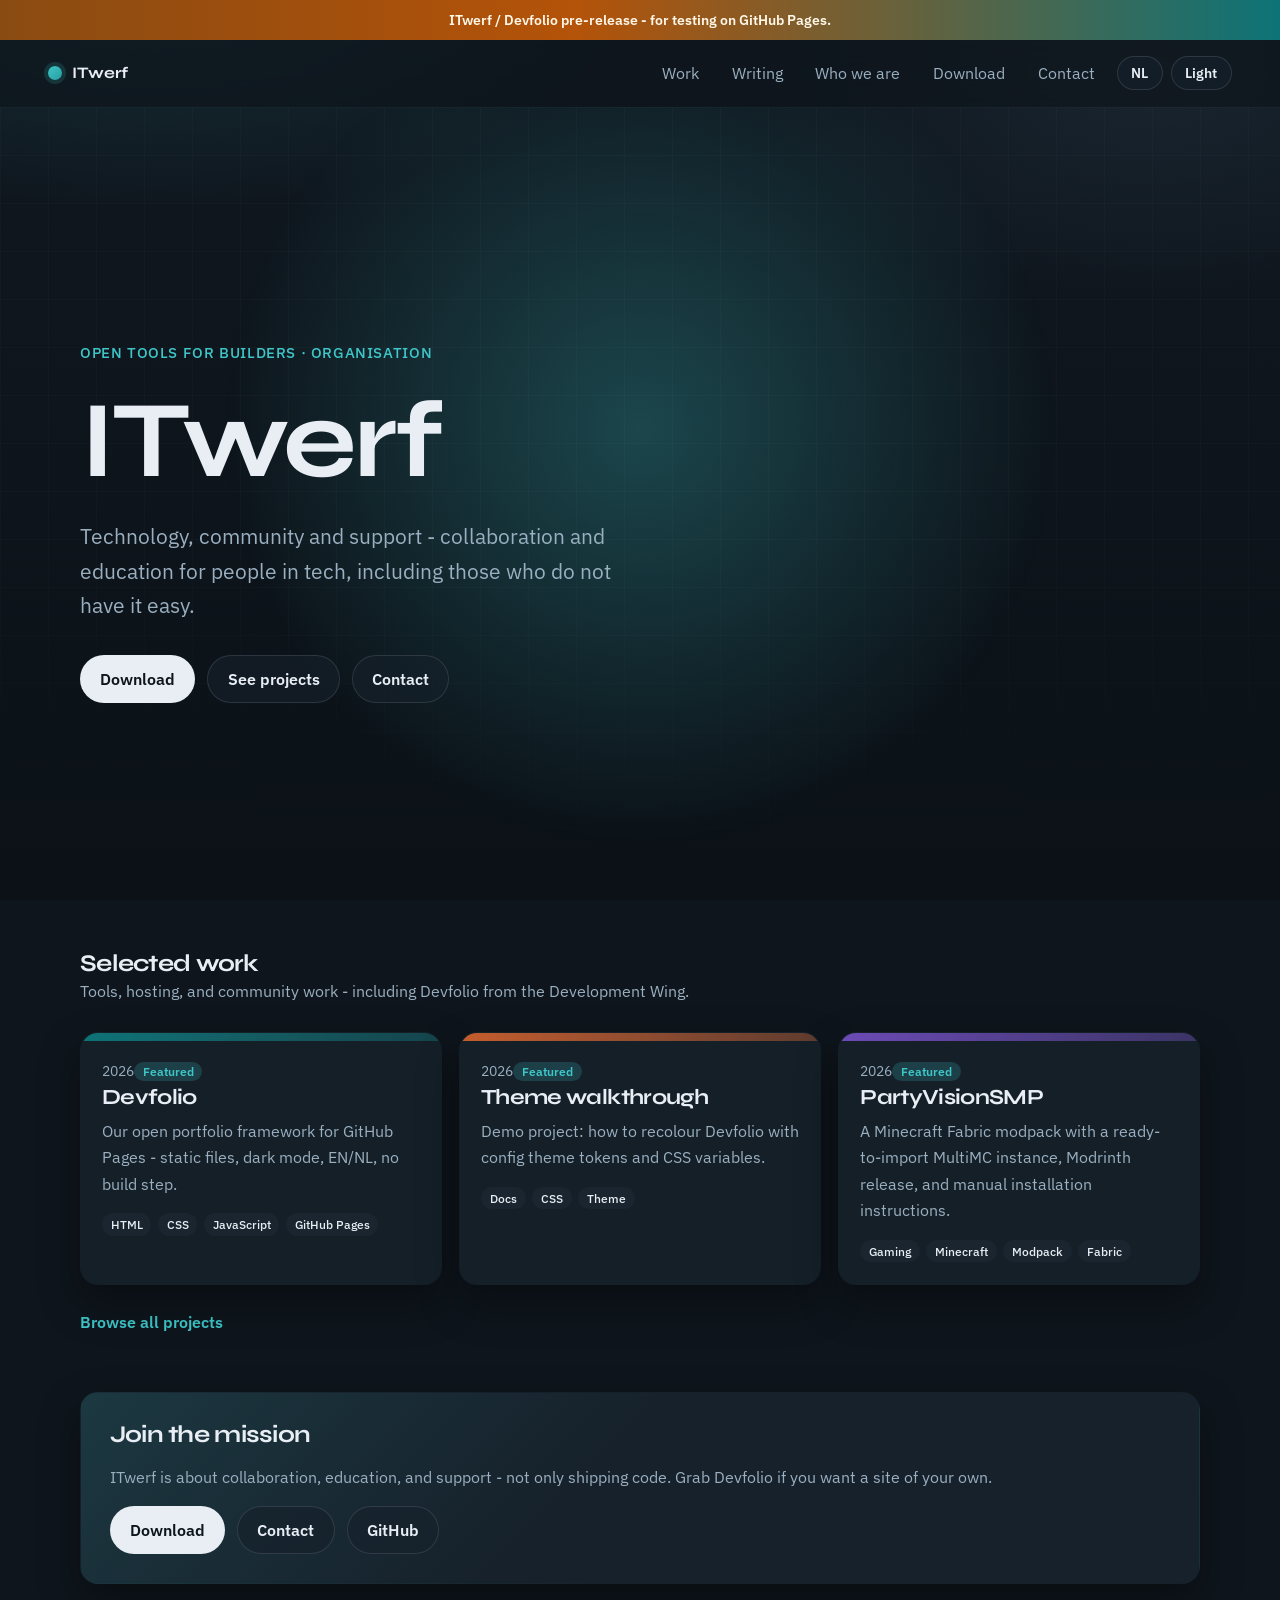
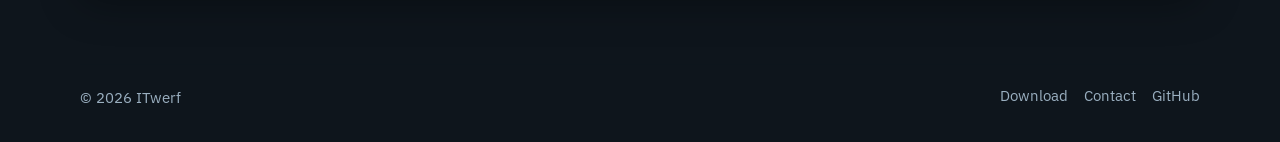
<file: index.html>
﻿<!doctype html>
<html lang="en">
  <head>
    <meta charset="UTF-8" />
    <meta name="viewport" content="width=device-width, initial-scale=1.0" />
    <meta name="description" content="ITwerf Devfolio - motion portfolio for GitHub Pages." />
    <title>ITwerf</title>
    <link rel="icon" type="image/svg+xml" href="favicon.svg" />
    <link rel="stylesheet" href="assets/css/site.css" />
    <script>
      (function () {
        try {
          var t = localStorage.getItem("devfolio-theme");
          document.documentElement.setAttribute(
            "data-theme",
            t === "light" ? "light" : "dark"
          );
        } catch (e) {
          document.documentElement.setAttribute("data-theme", "dark");
        }
      })();
    </script>
  </head>
  <body>
    <div class="atmosphere" aria-hidden="true"></div>
    <div class="prerelease-banner" data-banner>Pre-release BUILD</div>
    <header class="site-header">
      <a class="brand" href="index.html">
        <span class="brand-mark" aria-hidden="true"></span>
        <span data-site-name>ITwerf</span>
      </a>
      <div class="header-actions" data-chrome-header></div>
    </header>

    <main class="shell-main">
      <section class="hero">
        <div class="hero-spotlight" aria-hidden="true"></div>
        <div class="hero-grid" aria-hidden="true"></div>
        <p class="hero-kicker">
          <span data-site-title>Organisation</span>
          <span> · </span>
          <span data-site-location>Open source</span>
        </p>
        <h1 class="hero-brand" data-site-name>ITwerf</h1>
        <p class="hero-tagline" data-site-tagline>
          Practical open tools for developers — including Devfolio.
        </p>
        <div class="hero-actions">
          <a
            class="btn btn-primary"
            href="download.html"
            data-i18n="homeDownload"
            data-feature-downloads
            >Download</a
          >
          <a class="btn btn-ghost" href="projects.html" data-i18n="homeSeeDemo">See projects</a>
          <a class="btn btn-ghost" href="contact.html" data-i18n="navContact">Contact</a>
        </div>
      </section>

      <section class="section">
        <div class="section-head reveal">
          <h2 data-i18n="homeSelectedWork">Selected work</h2>
          <p data-i18n="homeSelectedWorkLead">
            Things we build and ship — including Devfolio itself.
          </p>
        </div>
        <div class="project-grid stagger" data-featured></div>
        <p class="reveal" style="margin-top: 1.5rem">
          <a class="text-link" href="projects.html" data-i18n="homeBrowseProjects"
            >Browse all projects</a
          >
        </p>
      </section>

      <section class="section">
        <div class="about-panel reveal">
          <h2 data-i18n="homeUseTitle">Make it yours</h2>
          <p data-i18n="homeUseBody">
            Fork or download Devfolio, edit config and content, push to GitHub Pages.
          </p>
          <div class="hero-actions">
            <a
              class="btn btn-primary"
              href="download.html"
              data-i18n="homeDownload"
              data-feature-downloads
              >Download</a
            >
            <a class="btn btn-ghost" href="contact.html" data-i18n="navContact">Contact</a>
            <a
              class="btn btn-ghost"
              data-github
              href="https://github.com/itwerf/devfolio"
              target="_blank"
              rel="noreferrer"
              data-i18n="footerGithub"
              >GitHub</a
            >
          </div>
        </div>
      </section>
    </main>

    <footer class="site-footer">
      <p>© <span data-year></span> <span data-site-name>ITwerf</span></p>
      <div class="footer-links">
        <a href="download.html" data-i18n="footerDownload" data-feature-downloads>Download</a>
        <a href="contact.html" data-i18n="navContact">Contact</a>
        <a
          data-github
          href="https://github.com/itwerf"
          target="_blank"
          rel="noreferrer"
          data-i18n="footerGithub"
          >GitHub</a
        >
      </div>
    </footer>

    <script src="assets/js/site.js"></script>
    <script src="assets/js/home.js"></script>
  </body>
</html>
</file>
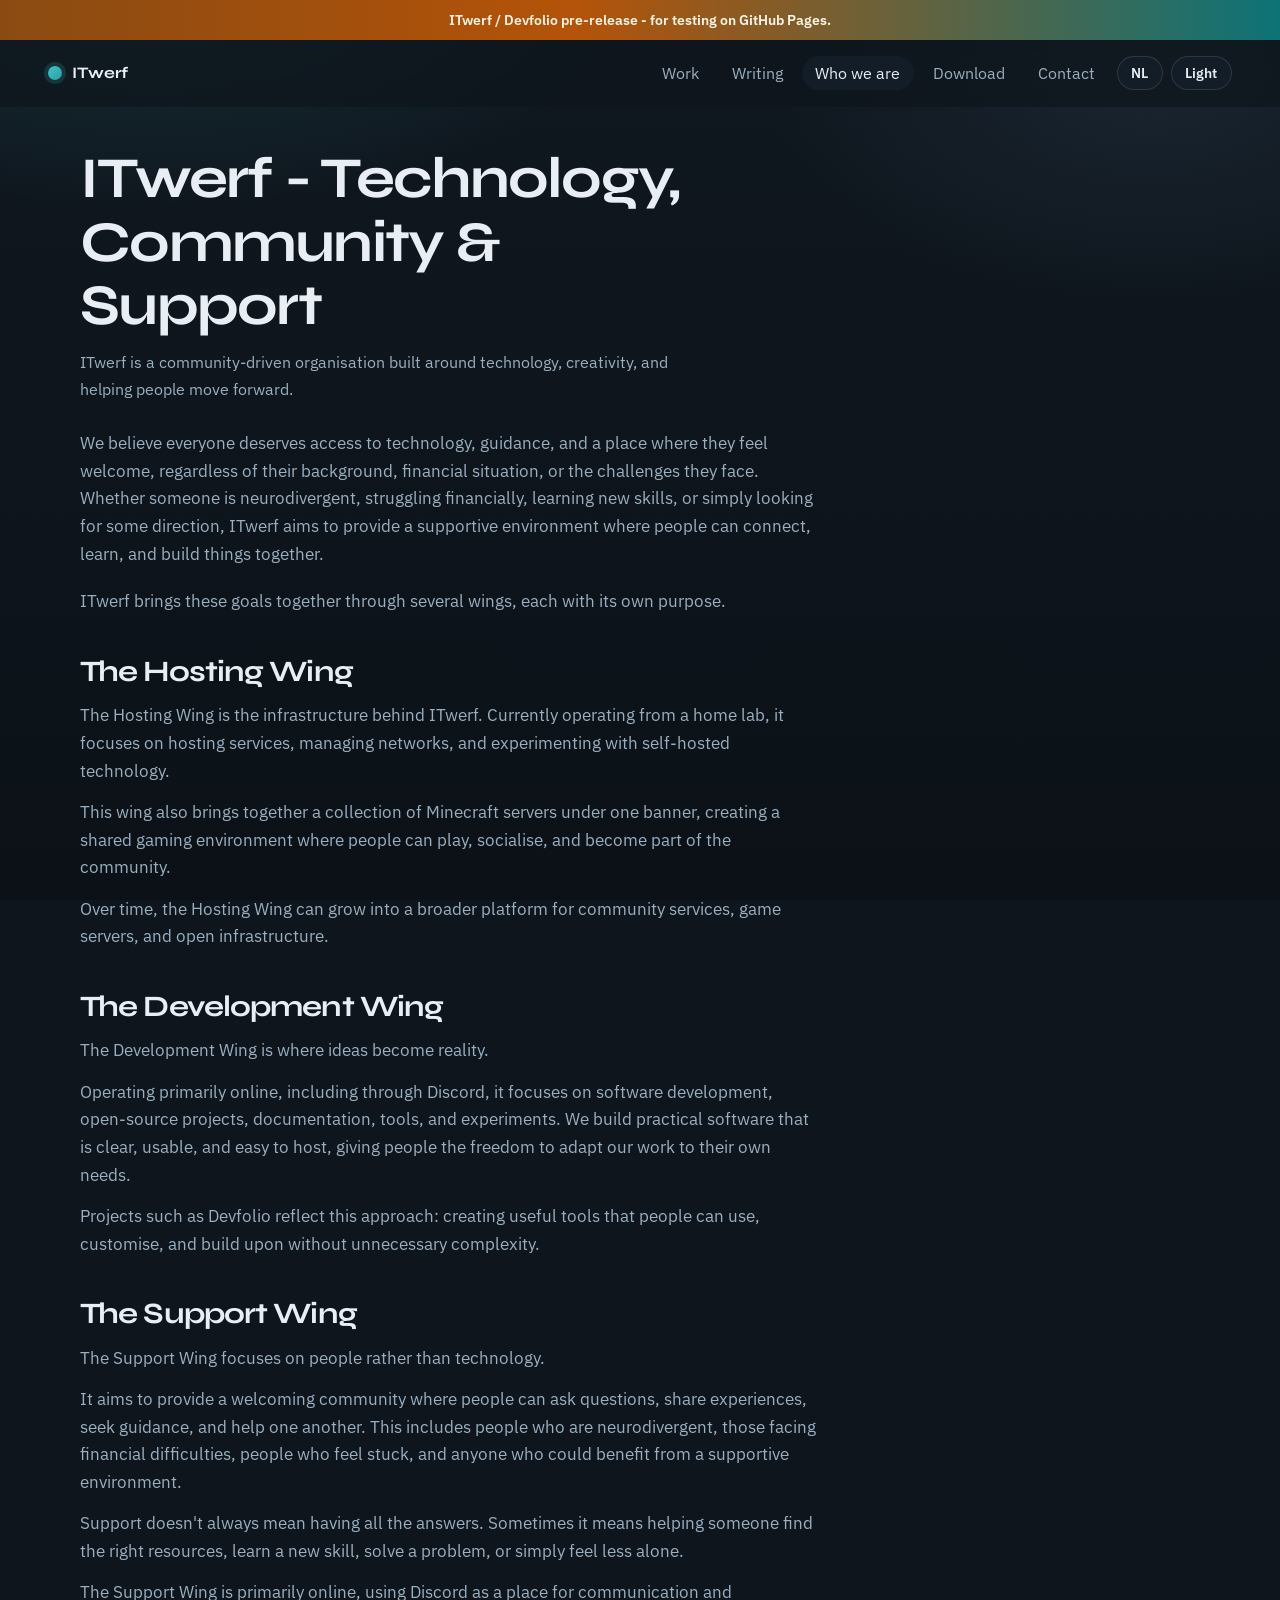
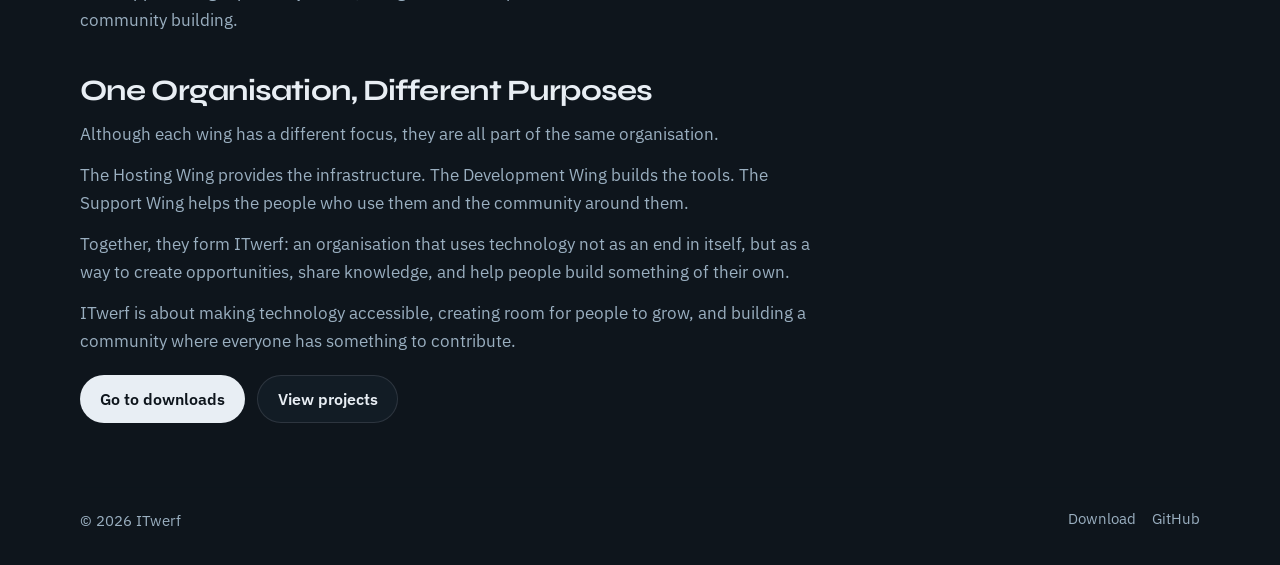
<file: about.html>
<!doctype html>
<html lang="en">
  <head>
    <meta charset="UTF-8" />
    <meta name="viewport" content="width=device-width, initial-scale=1.0" />
    <title>Who we are · ITwerf</title>
    <link rel="icon" type="image/svg+xml" href="favicon.svg" />
    <link rel="stylesheet" href="assets/css/site.css" />
    <script>
      (function () {
        try {
          var t = localStorage.getItem("devfolio-theme");
          document.documentElement.setAttribute(
            "data-theme",
            t === "light" ? "light" : "dark"
          );
        } catch (e) {
          document.documentElement.setAttribute("data-theme", "dark");
        }
      })();
    </script>
  </head>
  <body>
    <div class="atmosphere" aria-hidden="true"></div>
    <div class="prerelease-banner" data-banner>Pre-release BUILD</div>
    <header class="site-header">
      <a class="brand" href="index.html">
        <span class="brand-mark" aria-hidden="true"></span>
        <span data-site-name>ITwerf</span>
      </a>
      <div class="header-actions" data-chrome-header></div>
    </header>

    <main class="shell-main page" data-about>
      <p data-i18n="loadingPost">Loading...</p>
    </main>

    <footer class="site-footer">
      <p>© <span data-year></span> <span data-site-name>ITwerf</span></p>
      <div class="footer-links">
        <a href="download.html" data-i18n="footerDownload">Download</a>
        <a
          data-github
          href="https://github.com/itwerf"
          target="_blank"
          rel="noreferrer"
          data-i18n="footerGithub"
          >GitHub</a
        >
      </div>
    </footer>

    <script src="assets/js/site.js"></script>
    <script src="assets/js/about.js"></script>
  </body>
</html>
</file>
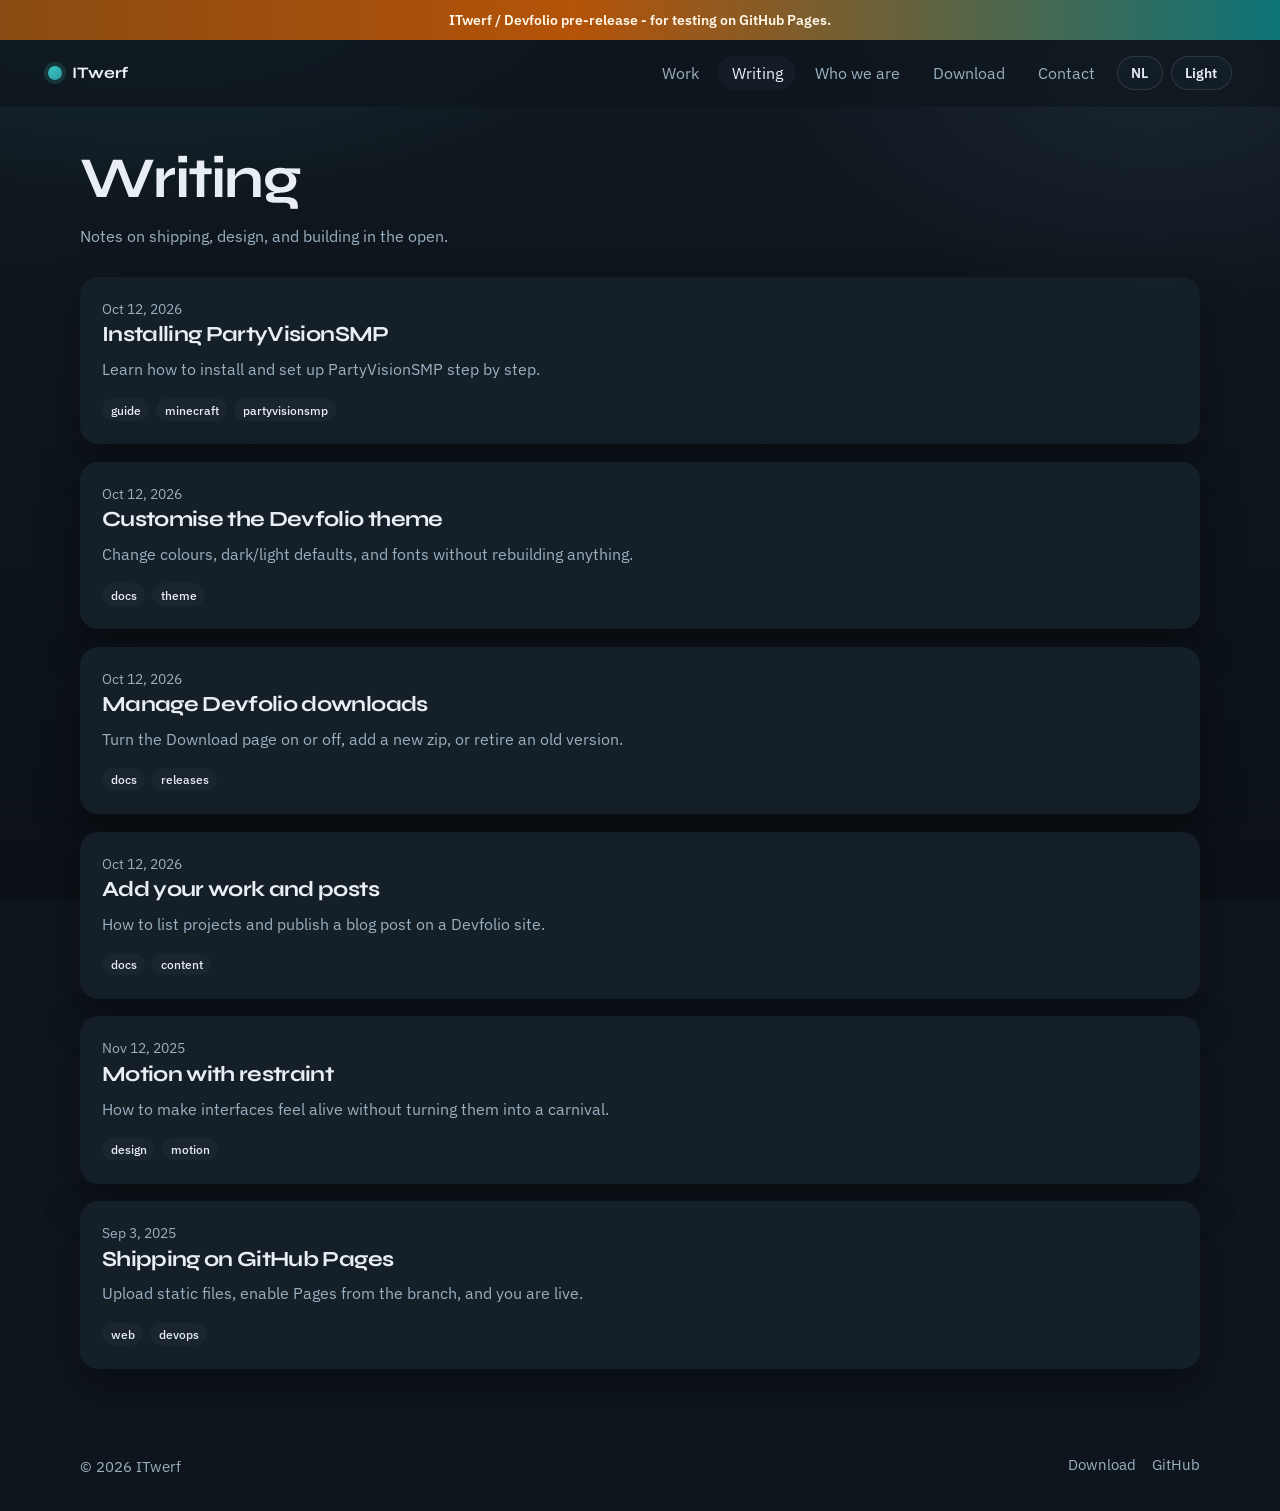
<file: blog.html>
﻿<!doctype html>
<html lang="en">
  <head>
    <meta charset="UTF-8" />
    <meta name="viewport" content="width=device-width, initial-scale=1.0" />
    <title>Writing · ITwerf</title>
    <link rel="icon" type="image/svg+xml" href="favicon.svg" />
    <link rel="stylesheet" href="assets/css/site.css" />
    <script>
      (function () {
        try {
          var t = localStorage.getItem("devfolio-theme");
          document.documentElement.setAttribute(
            "data-theme",
            t === "light" ? "light" : "dark"
          );
        } catch (e) {
          document.documentElement.setAttribute("data-theme", "dark");
        }
      })();
    </script>
  </head>
  <body>
    <div class="atmosphere" aria-hidden="true"></div>
    <div class="prerelease-banner" data-banner>Pre-release BUILD</div>
    <header class="site-header">
      <a class="brand" href="index.html">
        <span class="brand-mark" aria-hidden="true"></span>
        <span data-site-name>ITwerf</span>
      </a>
      <div class="header-actions" data-chrome-header></div>
    </header>

    <main class="shell-main page">
      <div class="page-intro reveal">
        <h1 data-i18n="writingTitle">Writing</h1>
        <p data-i18n="writingLead">Notes on shipping, design, and building in the open.</p>
      </div>
      <div class="post-list stagger" data-posts></div>
    </main>

    <footer class="site-footer">
      <p>© <span data-year></span> <span data-site-name>ITwerf</span></p>
      <div class="footer-links">
        <a href="download.html" data-i18n="footerDownload">Download</a>
        <a data-github href="https://github.com/itwerf" target="_blank" rel="noreferrer" data-i18n="footerGithub">GitHub</a>
      </div>
    </footer>

    <script src="assets/js/site.js"></script>
    <script src="assets/js/blog.js"></script>
  </body>
</html>
</file>
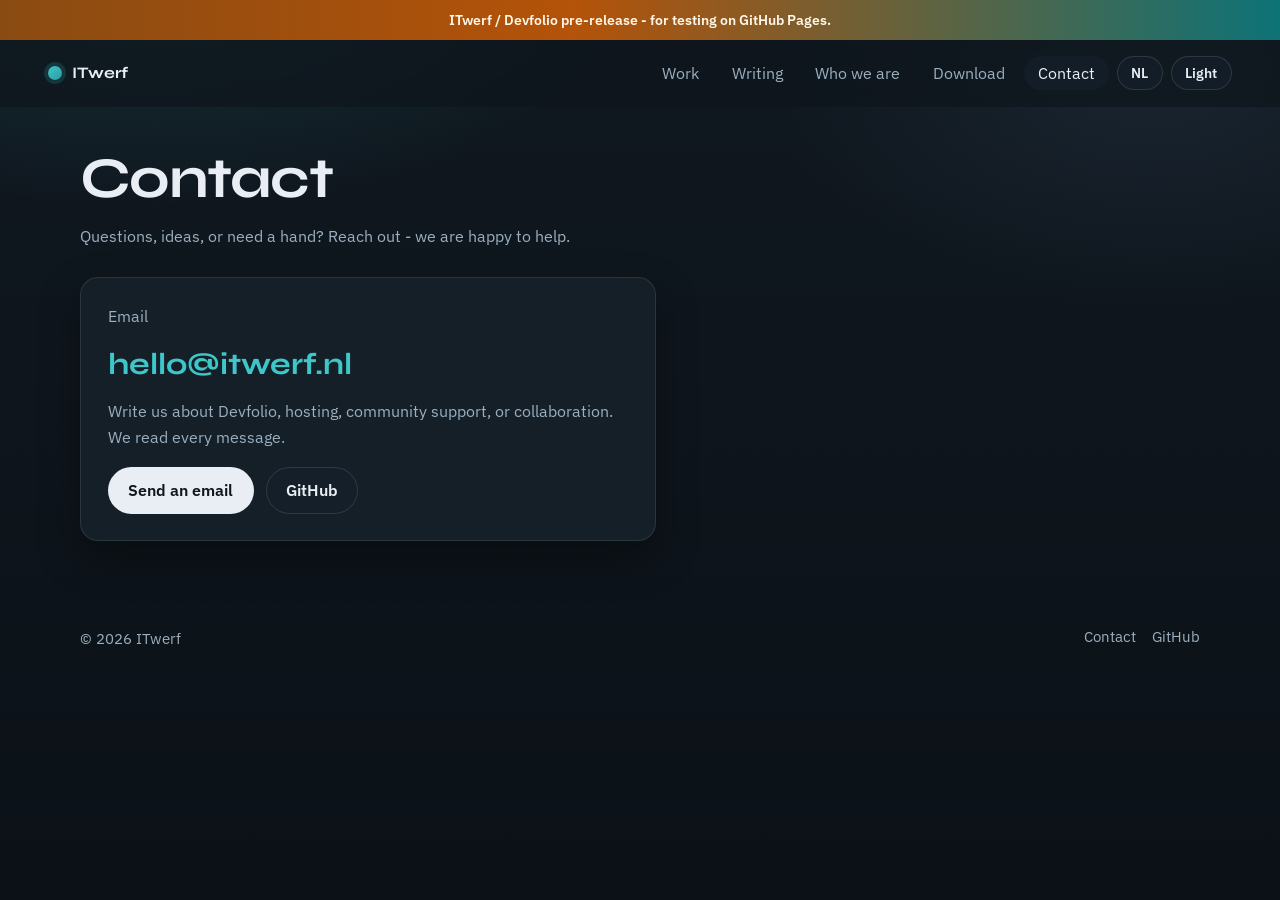
<file: contact.html>
<!doctype html>
<html lang="en">
  <head>
    <meta charset="UTF-8" />
    <meta name="viewport" content="width=device-width, initial-scale=1.0" />
    <title>Contact · ITwerf</title>
    <link rel="icon" type="image/svg+xml" href="favicon.svg" />
    <link rel="stylesheet" href="assets/css/site.css" />
    <script>
      (function () {
        try {
          var t = localStorage.getItem("devfolio-theme");
          document.documentElement.setAttribute(
            "data-theme",
            t === "light" ? "light" : "dark"
          );
        } catch (e) {
          document.documentElement.setAttribute("data-theme", "dark");
        }
      })();
    </script>
  </head>
  <body>
    <div class="atmosphere" aria-hidden="true"></div>
    <div class="prerelease-banner" data-banner>Pre-release BUILD</div>
    <header class="site-header">
      <a class="brand" href="index.html">
        <span class="brand-mark" aria-hidden="true"></span>
        <span data-site-name>ITwerf</span>
      </a>
      <div class="header-actions" data-chrome-header></div>
    </header>

    <main class="shell-main page">
      <div class="page-intro reveal">
        <h1 data-i18n="contactTitle">Contact</h1>
        <p data-i18n="contactLead">
          Questions, ideas, or need a hand? Reach out - we are happy to help.
        </p>
      </div>

      <div class="contact-card reveal">
        <p data-i18n="contactEmailLabel">Email</p>
        <a
          class="contact-email"
          data-email
          data-email-label
          href="mailto:hello@itwerf.nl"
          >hello@itwerf.nl</a
        >
        <p data-i18n="contactBody">
          Write us about Devfolio, hosting, community support, or collaboration.
          We read every message.
        </p>
        <div class="hero-actions">
          <a class="btn btn-primary" data-email href="mailto:hello@itwerf.nl" data-i18n="contactCta"
            >Send an email</a
          >
          <a
            class="btn btn-ghost"
            data-github
            href="https://github.com/itwerf"
            target="_blank"
            rel="noreferrer"
            data-i18n="footerGithub"
            >GitHub</a
          >
        </div>
      </div>
    </main>

    <footer class="site-footer">
      <p>© <span data-year></span> <span data-site-name>ITwerf</span></p>
      <div class="footer-links">
        <a href="contact.html" data-i18n="navContact">Contact</a>
        <a
          data-github
          href="https://github.com/itwerf"
          target="_blank"
          rel="noreferrer"
          data-i18n="footerGithub"
          >GitHub</a
        >
      </div>
    </footer>

    <script src="assets/js/site.js"></script>
    <script src="assets/js/contact.js"></script>
  </body>
</html>
</file>
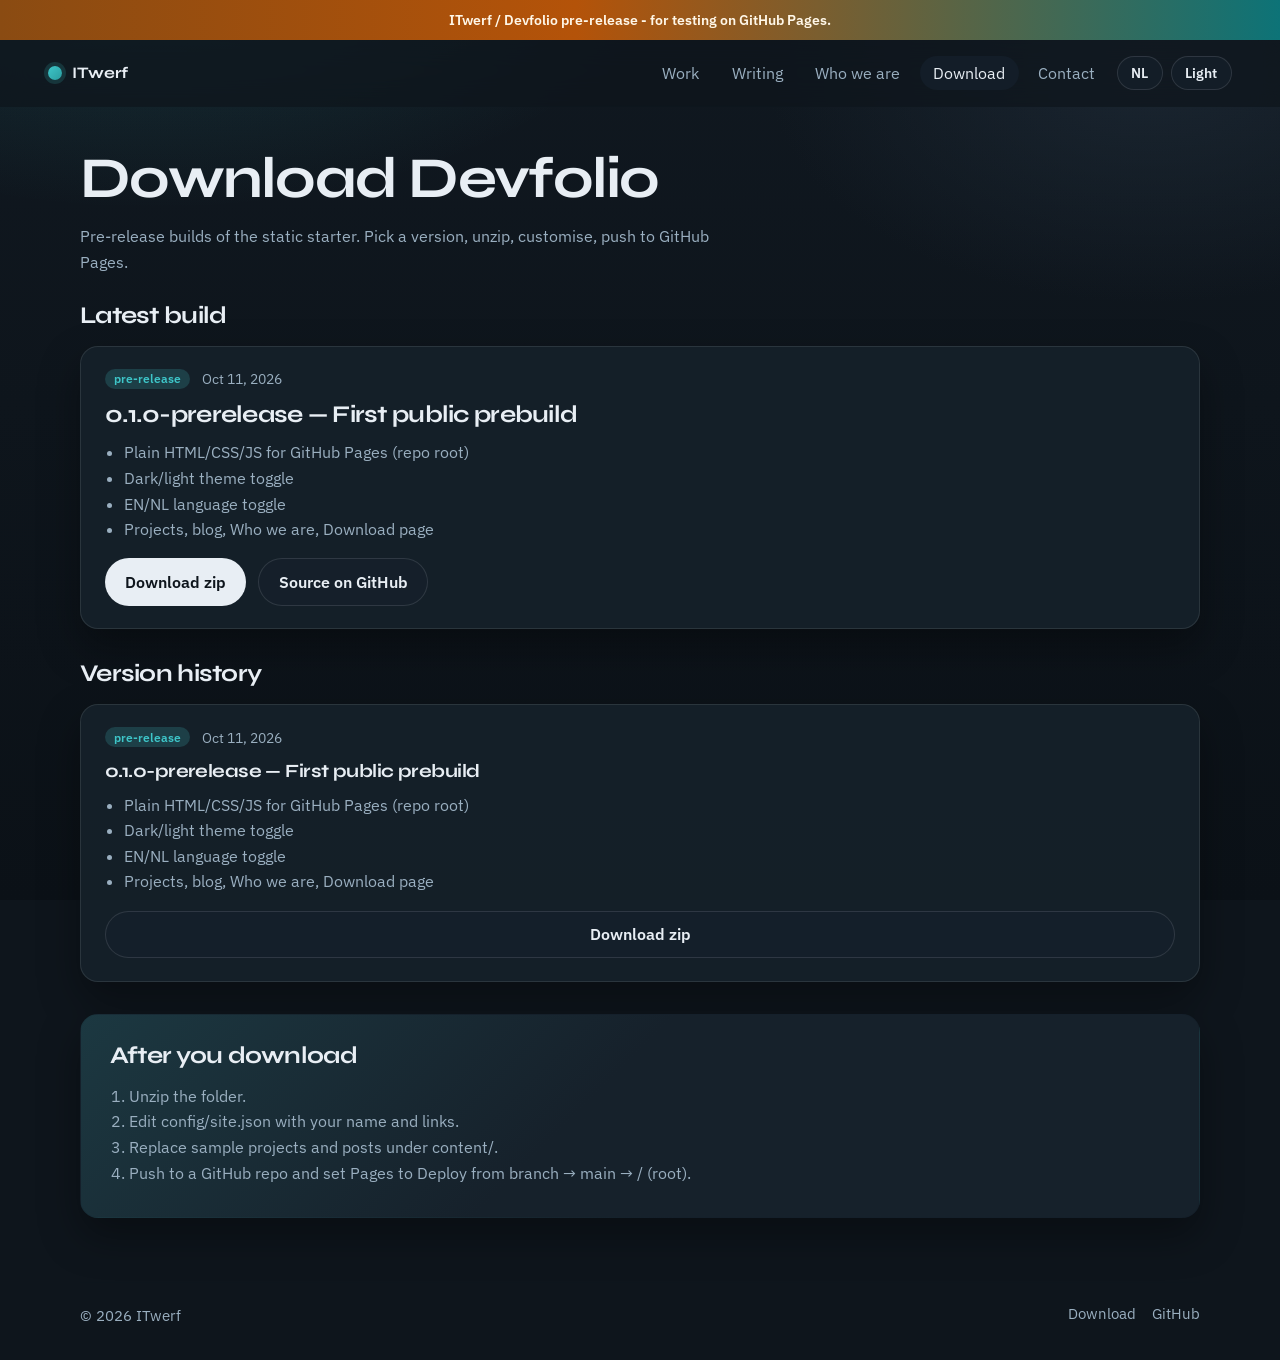
<file: download.html>
<!doctype html>
<html lang="en">
  <head>
    <meta charset="UTF-8" />
    <meta name="viewport" content="width=device-width, initial-scale=1.0" />
    <title>Download · Devfolio</title>
    <link rel="icon" type="image/svg+xml" href="favicon.svg" />
    <link rel="stylesheet" href="assets/css/site.css" />
    <script>
      (function () {
        try {
          var t = localStorage.getItem("devfolio-theme");
          document.documentElement.setAttribute(
            "data-theme",
            t === "light" ? "light" : "dark"
          );
        } catch (e) {
          document.documentElement.setAttribute("data-theme", "dark");
        }
      })();
    </script>
  </head>
  <body>
    <div class="atmosphere" aria-hidden="true"></div>
    <div class="prerelease-banner" data-banner>Pre-release BUILD</div>
    <header class="site-header">
      <a class="brand" href="index.html">
        <span class="brand-mark" aria-hidden="true"></span>
        <span data-site-name>ITwerf</span>
      </a>
      <div class="header-actions" data-chrome-header></div>
    </header>

    <main class="shell-main page">
      <div class="page-intro reveal">
        <h1 data-i18n="downloadTitle">Download Devfolio</h1>
        <p data-i18n="downloadLead">
          Pre-release builds of the static starter. Pick a version, unzip, customise,
          push to GitHub Pages.
        </p>
      </div>

      <h2 class="reveal" data-i18n="downloadLatest" style="margin-bottom: 1rem">
        Latest build
      </h2>
      <div data-latest></div>

      <h2 class="reveal" data-i18n="downloadHistory" style="margin: 2rem 0 1rem">
        Version history
      </h2>
      <div data-history></div>

      <section class="about-panel reveal" style="margin-top: 2rem">
        <h2 data-i18n="downloadHowTitle">After you download</h2>
        <ol class="version-notes">
          <li data-i18n="downloadHow1">Unzip the folder.</li>
          <li data-i18n="downloadHow2">Edit config/site.json with your name and links.</li>
          <li data-i18n="downloadHow3">Replace sample projects and posts under content/.</li>
          <li data-i18n="downloadHow4">
            Push to GitHub and set Pages to Deploy from branch → main → / (root).
          </li>
        </ol>
      </section>
    </main>

    <footer class="site-footer">
      <p>© <span data-year></span> <span data-site-name>ITwerf</span></p>
      <div class="footer-links">
        <a href="download.html" data-i18n="footerDownload">Download</a>
        <a
          data-github
          href="https://github.com/itwerf/devfolio"
          target="_blank"
          rel="noreferrer"
          data-i18n="footerGithub"
          >GitHub</a
        >
      </div>
    </footer>

    <script src="assets/js/site.js"></script>
    <script src="assets/js/download.js"></script>
  </body>
</html>
</file>
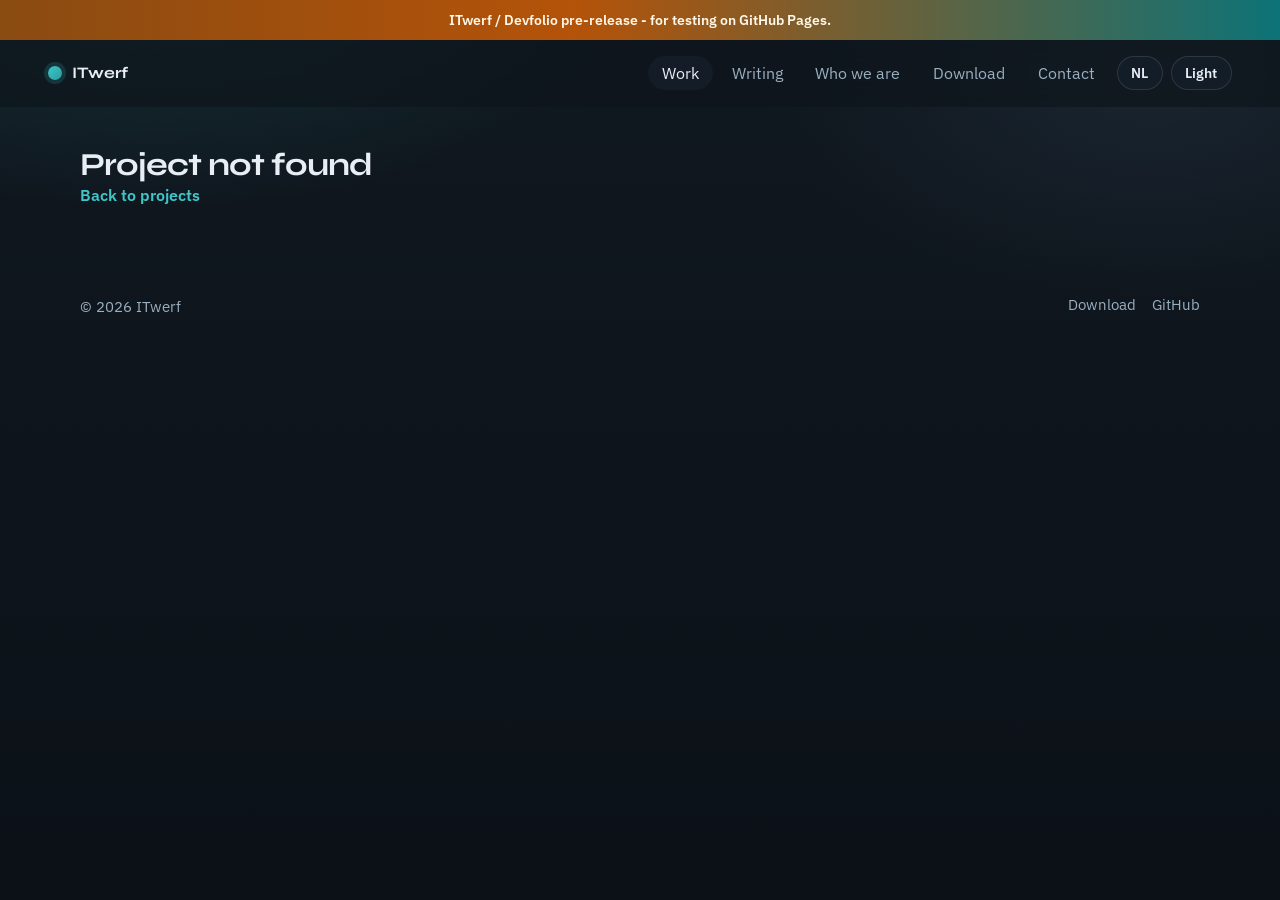
<file: project.html>
﻿<!doctype html>
<html lang="en">
  <head>
    <meta charset="UTF-8" />
    <meta name="viewport" content="width=device-width, initial-scale=1.0" />
    <title>Project · ITwerf</title>
    <link rel="icon" type="image/svg+xml" href="favicon.svg" />
    <link rel="stylesheet" href="assets/css/site.css" />
    <script>
      (function () {
        try {
          var t = localStorage.getItem("devfolio-theme");
          document.documentElement.setAttribute(
            "data-theme",
            t === "light" ? "light" : "dark"
          );
        } catch (e) {
          document.documentElement.setAttribute("data-theme", "dark");
        }
      })();
    </script>
  </head>
  <body>
    <div class="atmosphere" aria-hidden="true"></div>
    <div class="prerelease-banner" data-banner>Pre-release BUILD</div>
    <header class="site-header">
      <a class="brand" href="index.html">
        <span class="brand-mark" aria-hidden="true"></span>
        <span data-site-name>ITwerf</span>
      </a>
      <div class="header-actions" data-chrome-header></div>
    </header>

    <main class="shell-main page" data-project>
      <p data-i18n="loadingProject">Loading project...</p>
    </main>

    <footer class="site-footer">
      <p>© <span data-year></span> <span data-site-name>ITwerf</span></p>
      <div class="footer-links">
        <a href="download.html" data-i18n="footerDownload">Download</a>
        <a data-github href="https://github.com/itwerf" target="_blank" rel="noreferrer" data-i18n="footerGithub">GitHub</a>
      </div>
    </footer>

    <script src="assets/js/site.js"></script>
    <script src="assets/js/project.js"></script>
  </body>
</html>
</file>
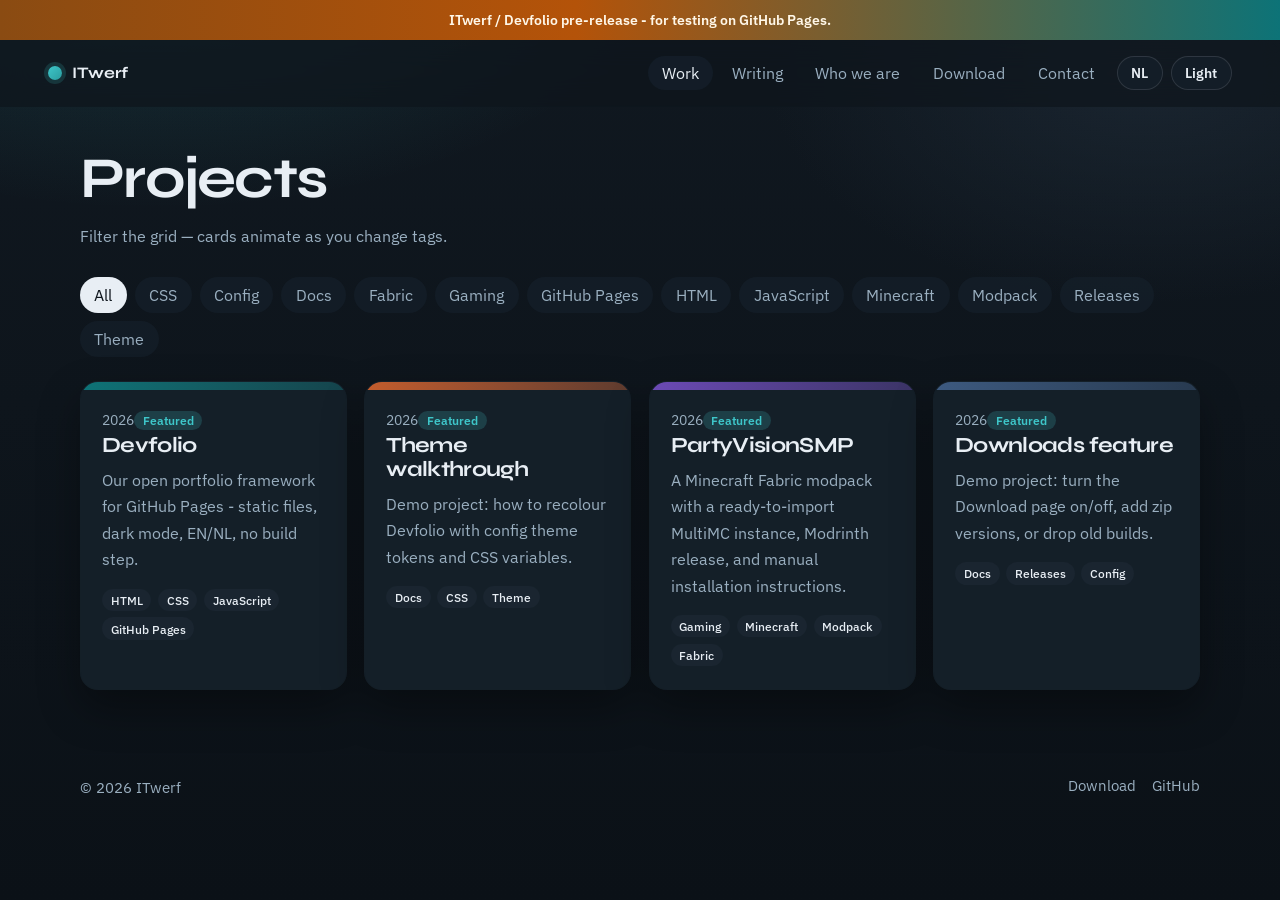
<file: projects.html>
﻿<!doctype html>
<html lang="en">
  <head>
    <meta charset="UTF-8" />
    <meta name="viewport" content="width=device-width, initial-scale=1.0" />
    <title>Projects · ITwerf</title>
    <link rel="icon" type="image/svg+xml" href="favicon.svg" />
    <link rel="stylesheet" href="assets/css/site.css" />
    <script>
      (function () {
        try {
          var t = localStorage.getItem("devfolio-theme");
          document.documentElement.setAttribute(
            "data-theme",
            t === "light" ? "light" : "dark"
          );
        } catch (e) {
          document.documentElement.setAttribute("data-theme", "dark");
        }
      })();
    </script>
  </head>
  <body>
    <div class="atmosphere" aria-hidden="true"></div>
    <div class="prerelease-banner" data-banner>Pre-release BUILD</div>
    <header class="site-header">
      <a class="brand" href="index.html">
        <span class="brand-mark" aria-hidden="true"></span>
        <span data-site-name>ITwerf</span>
      </a>
      <div class="header-actions" data-chrome-header></div>
    </header>

    <main class="shell-main page">
      <div class="page-intro reveal">
        <h1 data-i18n="projectsTitle">Projects</h1>
        <p data-i18n="projectsLead">Filter the grid — cards animate as you change tags.</p>
      </div>
      <div class="filter-row" data-filters></div>
      <div class="project-grid stagger" data-projects></div>
    </main>

    <footer class="site-footer">
      <p>© <span data-year></span> <span data-site-name>ITwerf</span></p>
      <div class="footer-links">
        <a href="download.html" data-i18n="footerDownload">Download</a>
        <a data-github href="https://github.com/itwerf" target="_blank" rel="noreferrer" data-i18n="footerGithub">GitHub</a>
      </div>
    </footer>

    <script src="assets/js/site.js"></script>
    <script src="assets/js/projects.js"></script>
  </body>
</html>
</file>
<file: assets/css/site.css>
@import url("https://fonts.googleapis.com/css2?family=IBM+Plex+Sans:wght@400;500;600&family=Syne:wght@600;700;800&display=swap");

:root {
  --accent: #0d7377;
  --accent-soft: #14919b;
  --ink: #14202b;
  --muted: #5a6b7a;
  --paper: #eef2f5;
  --paper-deep: #d9e2ea;
  --surface: #ffffff;
  --glass: rgb(255 255 255 / 65%);
  --glass-strong: rgb(255 255 255 / 55%);
  --atmosphere-mid: #f7fafc;
  --atmosphere-end: #e7eef3;
  --shadow: 0 18px 40px rgb(20 32 43 / 10%);
  --radius: 18px;
  --font-display: "Syne", sans-serif;
  --font-body: "IBM Plex Sans", system-ui, sans-serif;
  --ease: cubic-bezier(0.22, 1, 0.36, 1);
  --btn-primary-fg: #ffffff;
  --mix-white: #ffffff;
}

html[data-theme="dark"] {
  --accent: #3ec6c9;
  --accent-soft: #2a9d9f;
  --ink: #e8eef4;
  --muted: #9aafc0;
  --paper: #0e151c;
  --paper-deep: #1a2530;
  --surface: #16212b;
  --glass: rgb(22 33 43 / 72%);
  --glass-strong: rgb(22 33 43 / 65%);
  --atmosphere-mid: #101820;
  --atmosphere-end: #0b1117;
  --shadow: 0 18px 40px rgb(0 0 0 / 35%);
  --btn-primary-fg: #0e151c;
  --mix-white: #1a2530;
}

*,
*::before,
*::after {
  box-sizing: border-box;
}

html,
body {
  min-height: 100%;
}

body {
  margin: 0;
  min-width: 320px;
  color: var(--ink);
  background: var(--paper);
  font-family: var(--font-body);
  text-rendering: optimizeLegibility;
  -webkit-font-smoothing: antialiased;
}

a {
  color: inherit;
  text-decoration: none;
}

button {
  font: inherit;
  cursor: pointer;
}

h1,
h2,
h3 {
  font-family: var(--font-display);
  letter-spacing: -0.03em;
  line-height: 1.1;
  margin: 0;
}

p {
  margin: 0;
  line-height: 1.65;
  color: var(--muted);
}

.atmosphere {
  pointer-events: none;
  position: fixed;
  inset: 0;
  z-index: -2;
  background:
    radial-gradient(900px 500px at 12% -10%, color-mix(in srgb, var(--accent) 18%, transparent), transparent 60%),
    radial-gradient(700px 420px at 90% 8%, color-mix(in srgb, var(--paper-deep) 80%, var(--mix-white)), transparent 55%),
    linear-gradient(180deg, var(--atmosphere-mid) 0%, var(--paper) 45%, var(--atmosphere-end) 100%);
}

.atmosphere::after {
  content: "";
  position: absolute;
  inset: 0;
  opacity: 0.35;
  background-image: radial-gradient(rgb(20 32 43 / 8%) 0.7px, transparent 0.7px);
  background-size: 3px 3px;
  mask-image: linear-gradient(180deg, black, transparent 85%);
}

.prerelease-banner {
  padding: 0.65rem 1.25rem;
  text-align: center;
  font-size: 0.9rem;
  font-weight: 600;
  color: #fff7e8;
  background: linear-gradient(90deg, #8a4b12, #b45309 45%, #0d7377);
}

.site-header {
  position: sticky;
  top: 0;
  z-index: 20;
  display: flex;
  align-items: center;
  justify-content: space-between;
  gap: 1rem;
  padding: 1rem clamp(1.25rem, 4vw, 3rem);
  backdrop-filter: blur(14px);
  background: color-mix(in srgb, var(--paper) 72%, transparent);
  border-bottom: 1px solid rgb(20 32 43 / 6%);
  animation: fade-down 0.5s var(--ease) both;
}

.brand {
  display: inline-flex;
  align-items: center;
  gap: 0.65rem;
  font-family: var(--font-display);
  font-weight: 700;
}

.brand-mark {
  width: 0.85rem;
  height: 0.85rem;
  border-radius: 999px;
  background: linear-gradient(135deg, var(--accent), var(--accent-soft));
  box-shadow: 0 0 0 4px color-mix(in srgb, var(--accent) 16%, transparent);
}

.site-nav {
  display: flex;
  gap: 0.35rem;
}

.nav-link {
  padding: 0.45rem 0.85rem;
  border-radius: 999px;
  color: var(--muted);
  transition: color 0.2s var(--ease), background 0.2s var(--ease);
}

.header-actions {
  display: flex;
  align-items: center;
  gap: 0.5rem;
}

.theme-toggle {
  border: 1px solid rgb(20 32 43 / 10%);
  background: var(--glass-strong);
  color: var(--ink);
  border-radius: 999px;
  padding: 0.45rem 0.85rem;
  font-size: 0.85rem;
  font-weight: 600;
  transition: background 0.2s var(--ease), transform 0.2s var(--ease);
}

html[data-theme="dark"] .theme-toggle {
  border-color: rgb(232 238 244 / 12%);
}

.theme-toggle:hover {
  transform: translateY(-1px);
  background: var(--glass);
}

.nav-link:hover,
.nav-link.active {
  color: var(--ink);
  background: var(--glass);
}

.shell-main {
  width: min(1120px, calc(100% - 2.5rem));
  margin: 0 auto;
  padding-bottom: 4rem;
}

.site-footer {
  display: flex;
  flex-wrap: wrap;
  justify-content: space-between;
  gap: 0.75rem;
  width: min(1120px, calc(100% - 2.5rem));
  margin: 0 auto 2rem;
  padding-top: 1.25rem;
  border-top: 1px solid rgb(20 32 43 / 8%);
  color: var(--muted);
  font-size: 0.95rem;
}

.footer-links {
  display: flex;
  gap: 1rem;
}

.hero {
  /* Full-bleed: break out of .shell-main width */
  position: relative;
  width: 100vw;
  left: 50%;
  margin-left: -50vw;
  min-height: calc(100vh - 6rem);
  display: flex;
  flex-direction: column;
  justify-content: center;
  padding: clamp(2.5rem, 8vh, 5rem) max(1.25rem, calc((100vw - 1120px) / 2)) 3rem;
  overflow: hidden;
  box-sizing: border-box;
}

.hero-spotlight {
  position: absolute;
  inset: 0;
  z-index: -1;
  background: radial-gradient(
    min(70vw, 720px) circle at var(--spot-x, 50%) var(--spot-y, 40%),
    color-mix(in srgb, var(--accent) 28%, transparent),
    transparent 58%
  );
  transition: background 0.15s linear;
}

.hero-grid {
  position: absolute;
  inset: 0;
  z-index: -1;
  opacity: 0.32;
  background:
    linear-gradient(rgb(20 32 43 / 8%) 1px, transparent 1px),
    linear-gradient(90deg, rgb(20 32 43 / 8%) 1px, transparent 1px);
  background-size: 48px 48px;
  /* Fade only toward the bottom so sides stay full-bleed */
  mask-image: linear-gradient(180deg, black 0%, black 55%, transparent 100%);
}

html[data-theme="dark"] .hero-grid {
  background:
    linear-gradient(rgb(232 238 244 / 7%) 1px, transparent 1px),
    linear-gradient(90deg, rgb(232 238 244 / 7%) 1px, transparent 1px);
  background-size: 48px 48px;
}

.hero-kicker {
  font-size: 0.95rem;
  font-weight: 500;
  letter-spacing: 0.04em;
  text-transform: uppercase;
  color: var(--accent);
  margin-bottom: 1rem;
  animation: fade-up 0.55s var(--ease) both;
}

.hero-brand {
  font-size: clamp(3.4rem, 10vw, 6.8rem);
  max-width: 12ch;
  margin-bottom: 1.25rem;
  animation: fade-up 0.7s var(--ease) 0.08s both;
}

.hero-tagline {
  max-width: 36rem;
  font-size: clamp(1.05rem, 2.2vw, 1.3rem);
  margin-bottom: 2rem;
  animation: fade-up 0.6s var(--ease) 0.16s both;
}

.hero-actions {
  display: flex;
  flex-wrap: wrap;
  gap: 0.75rem;
  animation: fade-up 0.6s var(--ease) 0.24s both;
}

.btn {
  display: inline-flex;
  align-items: center;
  justify-content: center;
  padding: 0.8rem 1.2rem;
  border-radius: 999px;
  border: 1px solid transparent;
  font-weight: 600;
  transition: transform 0.2s var(--ease), background 0.2s var(--ease);
}

.btn:hover {
  transform: translateY(-1px);
}

.btn-primary {
  background: var(--ink);
  color: var(--btn-primary-fg);
}

.btn-ghost {
  background: var(--glass-strong);
  border-color: rgb(20 32 43 / 10%);
}

html[data-theme="dark"] .btn-ghost {
  border-color: rgb(232 238 244 / 12%);
}

.section {
  padding: 2.5rem 0 1rem;
}

.section-head,
.page-intro {
  margin-bottom: 1.75rem;
  max-width: 40rem;
}

.page {
  padding-top: 2.5rem;
}

.page-intro h1 {
  font-size: clamp(2.4rem, 6vw, 3.6rem);
  margin-bottom: 0.75rem;
}

.project-grid,
.post-list {
  display: grid;
  gap: 1.1rem;
}

.project-grid {
  grid-template-columns: repeat(auto-fit, minmax(250px, 1fr));
}

.project-card,
.post-card,
.about-panel,
.detail-hero {
  display: block;
  background: color-mix(in srgb, var(--surface) 88%, transparent);
  border: 1px solid rgb(20 32 43 / 8%);
  border-radius: var(--radius);
  box-shadow: var(--shadow);
  overflow: hidden;
  transition: transform 0.25s var(--ease), box-shadow 0.25s var(--ease);
}

.project-card:hover,
.post-card:hover {
  transform: translateY(-6px);
  box-shadow: 0 22px 44px rgb(20 32 43 / 14%);
}

.project-card-band,
.detail-band {
  height: 8px;
  background: linear-gradient(
    90deg,
    var(--card-accent, var(--accent)),
    color-mix(in srgb, var(--card-accent, var(--accent)) 40%, var(--mix-white))
  );
}

.project-card-body,
.post-card,
.about-panel,
.detail-body {
  padding: 1.25rem 1.3rem 1.4rem;
}

.project-card h3,
.post-card h2 {
  margin: 0.35rem 0 0.55rem;
  font-size: 1.35rem;
}

.project-card-meta,
.post-card time,
.article-header time {
  color: var(--muted);
  font-size: 0.9rem;
}

.pill {
  padding: 0.15rem 0.55rem;
  border-radius: 999px;
  background: color-mix(in srgb, var(--accent) 18%, var(--surface));
  color: var(--accent);
  font-size: 0.75rem;
  font-weight: 600;
}

.tag-row {
  display: flex;
  flex-wrap: wrap;
  gap: 0.4rem;
  list-style: none;
  padding: 0;
  margin: 1rem 0 0;
}

.tag-row li {
  padding: 0.2rem 0.55rem;
  border-radius: 999px;
  background: var(--paper-deep);
  color: var(--ink);
  font-size: 0.78rem;
  font-weight: 500;
}

.filter-row {
  display: flex;
  flex-wrap: wrap;
  gap: 0.5rem;
  margin-bottom: 1.5rem;
}

.filter-chip {
  border: 0;
  background: var(--glass-strong);
  color: var(--muted);
  padding: 0.5rem 0.9rem;
  border-radius: 999px;
  transition: background 0.2s var(--ease), color 0.2s var(--ease);
}

.filter-chip.active {
  background: var(--ink);
  color: var(--btn-primary-fg);
}

.about-panel {
  display: grid;
  gap: 1rem;
  justify-items: start;
  padding: 1.8rem;
  background:
    linear-gradient(
      135deg,
      color-mix(in srgb, var(--accent) 14%, var(--surface)),
      var(--surface) 45%
    ),
    var(--surface);
}

code {
  font-size: 0.92em;
  padding: 0.1em 0.35em;
  border-radius: 6px;
  background: var(--paper-deep);
}

.version-card {
  display: grid;
  gap: 0.85rem;
  padding: 1.4rem 1.5rem;
  margin-bottom: 1rem;
  background: color-mix(in srgb, var(--surface) 88%, transparent);
  border: 1px solid rgb(20 32 43 / 8%);
  border-radius: var(--radius);
  box-shadow: var(--shadow);
}

html[data-theme="dark"] .version-card {
  border-color: rgb(232 238 244 / 10%);
}

.version-card-latest {
  border-color: color-mix(in srgb, var(--accent) 45%, transparent);
}

.version-meta {
  display: flex;
  flex-wrap: wrap;
  gap: 0.75rem;
  align-items: center;
  color: var(--muted);
  font-size: 0.9rem;
}

.version-notes {
  margin: 0;
  padding-left: 1.2rem;
  color: var(--muted);
}

.version-notes li {
  margin-bottom: 0.35rem;
}

.about-prose {
  display: grid;
  gap: 1.25rem;
  max-width: 46rem;
}

.about-prose p {
  font-size: 1.05rem;
}

.about-wing {
  display: grid;
  gap: 0.85rem;
  padding-top: 0.5rem;
}

.about-wing h2 {
  font-size: clamp(1.4rem, 3vw, 1.85rem);
  margin-top: 0.75rem;
}

.contact-card {
  display: grid;
  gap: 1rem;
  max-width: 36rem;
  padding: 1.6rem 1.7rem;
  background: color-mix(in srgb, var(--surface) 88%, transparent);
  border: 1px solid rgb(20 32 43 / 8%);
  border-radius: var(--radius);
  box-shadow: var(--shadow);
}

html[data-theme="dark"] .contact-card {
  border-color: rgb(232 238 244 / 10%);
}

.contact-email {
  font-family: var(--font-display);
  font-size: clamp(1.4rem, 3vw, 1.9rem);
  font-weight: 700;
  color: var(--accent);
  word-break: break-word;
}

.contact-email:hover {
  color: var(--ink);
}

.header-actions {
  flex-wrap: wrap;
  justify-content: flex-end;
}

.detail-hero {
  margin: 1rem 0 1.5rem;
  padding: 1.5rem;
  position: relative;
}

.detail-hero .detail-band {
  position: absolute;
  inset: 0 0 auto;
}

.detail-hero h1 {
  font-size: clamp(2.2rem, 5vw, 3.4rem);
  margin: 0.4rem 0 0.8rem;
}

.text-link {
  color: var(--accent);
  font-weight: 600;
}

.article-page {
  max-width: 720px;
}

.article-header {
  margin: 1rem 0 1.75rem;
}

.article-header h1 {
  font-size: clamp(2.2rem, 5vw, 3.2rem);
  margin: 0.4rem 0 0.8rem;
}

.article-body {
  color: color-mix(in srgb, var(--ink) 88%, var(--muted));
  font-size: 1.05rem;
  line-height: 1.75;
}

.article-body p,
.article-body ul {
  margin: 0 0 1.1rem;
}

.article-body strong {
  color: var(--ink);
}

.reveal {
  opacity: 0;
  transform: translateY(22px);
  transition: opacity 0.45s var(--ease), transform 0.45s var(--ease);
}

.reveal.is-visible {
  opacity: 1;
  transform: none;
}

.stagger > * {
  opacity: 0;
  transform: translateY(18px);
  animation: fade-up 0.5s var(--ease) both;
}

.stagger.is-visible > *:nth-child(1) { animation-delay: 0.02s; }
.stagger.is-visible > *:nth-child(2) { animation-delay: 0.08s; }
.stagger.is-visible > *:nth-child(3) { animation-delay: 0.14s; }
.stagger.is-visible > *:nth-child(4) { animation-delay: 0.2s; }
.stagger.is-visible > *:nth-child(5) { animation-delay: 0.26s; }
.stagger.is-visible > *:nth-child(6) { animation-delay: 0.32s; }

.stagger:not(.is-visible) > * {
  animation: none;
}

@keyframes fade-up {
  from {
    opacity: 0;
    transform: translateY(22px);
  }
  to {
    opacity: 1;
    transform: none;
  }
}

@keyframes fade-down {
  from {
    opacity: 0;
    transform: translateY(-12px);
  }
  to {
    opacity: 1;
    transform: none;
  }
}

@media (max-width: 640px) {
  .site-header {
    flex-direction: column;
    align-items: flex-start;
  }

  .shell-main,
  .site-footer {
    width: min(1120px, calc(100% - 1.5rem));
  }

  .hero-brand {
    max-width: none;
  }
}

@media (prefers-reduced-motion: reduce) {
  *,
  *::before,
  *::after {
    animation: none !important;
    transition: none !important;
  }

  .reveal,
  .stagger > * {
    opacity: 1 !important;
    transform: none !important;
  }
}
</file>
